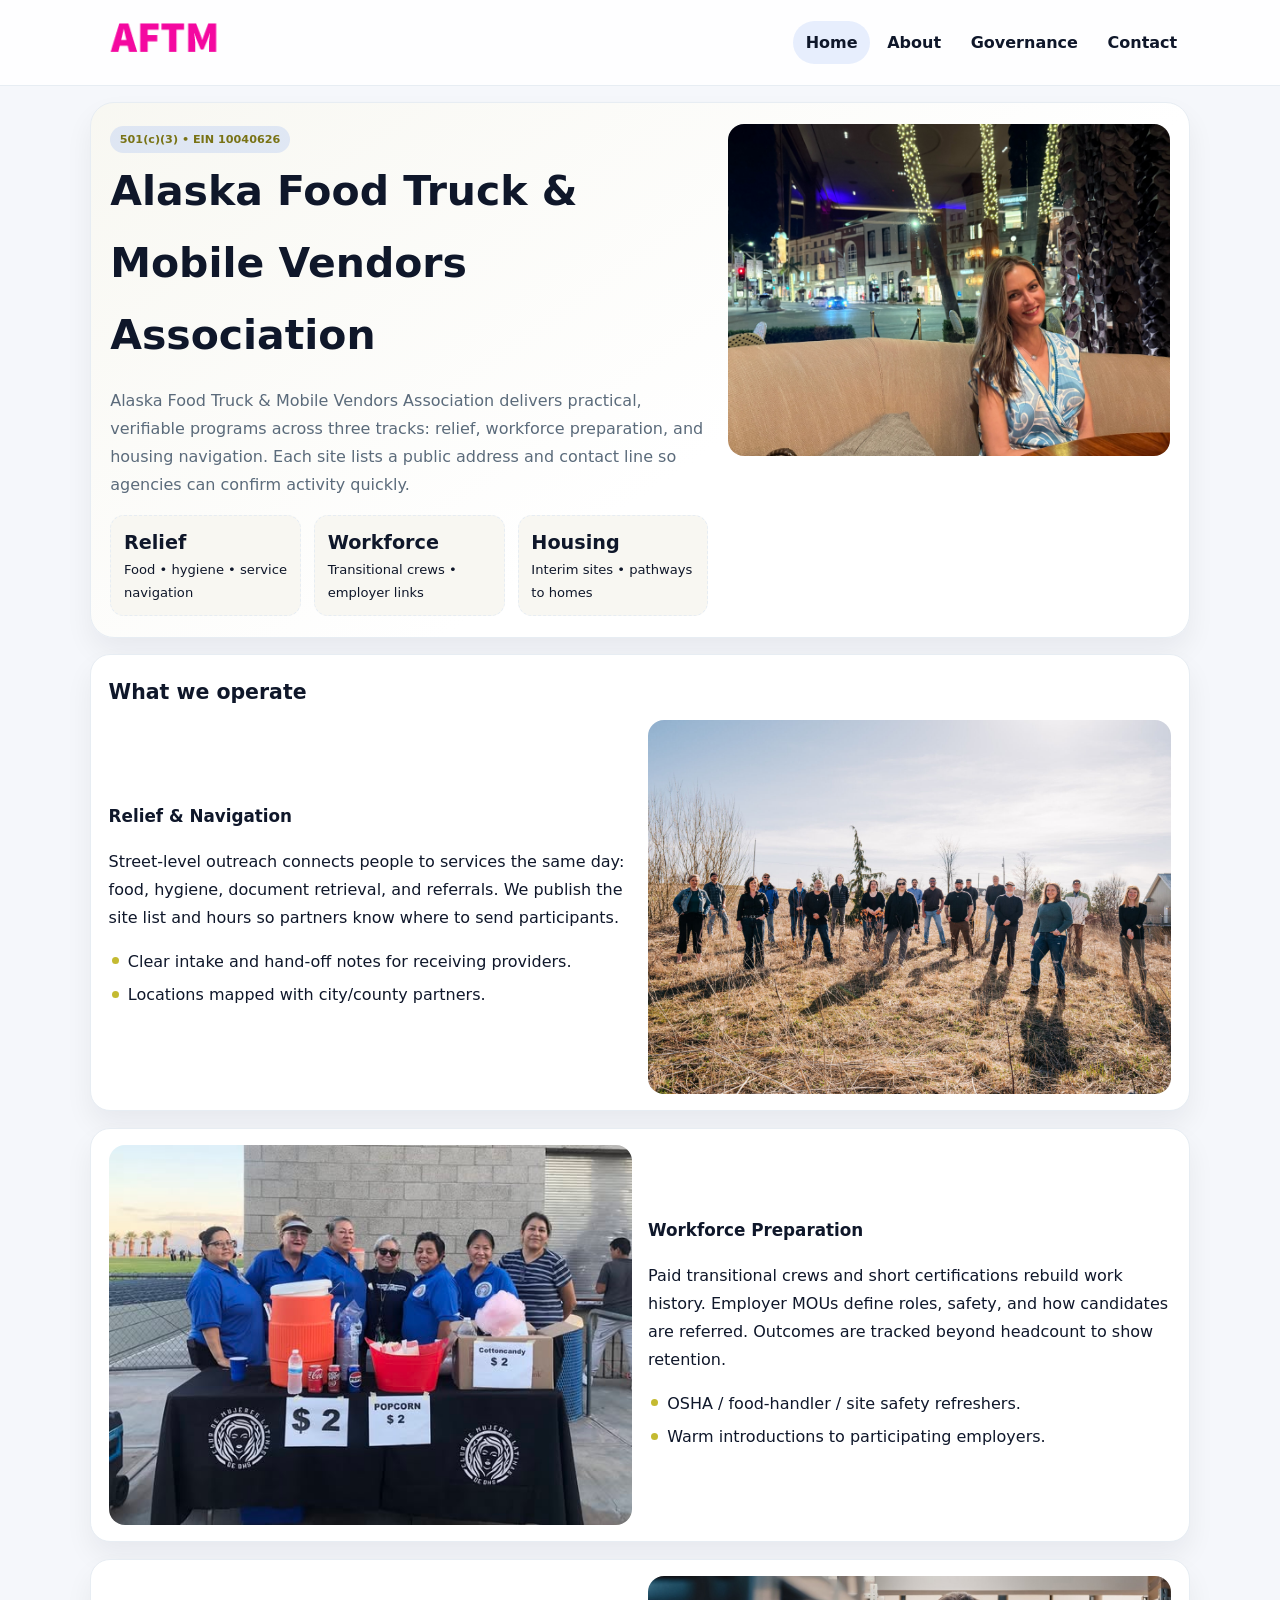
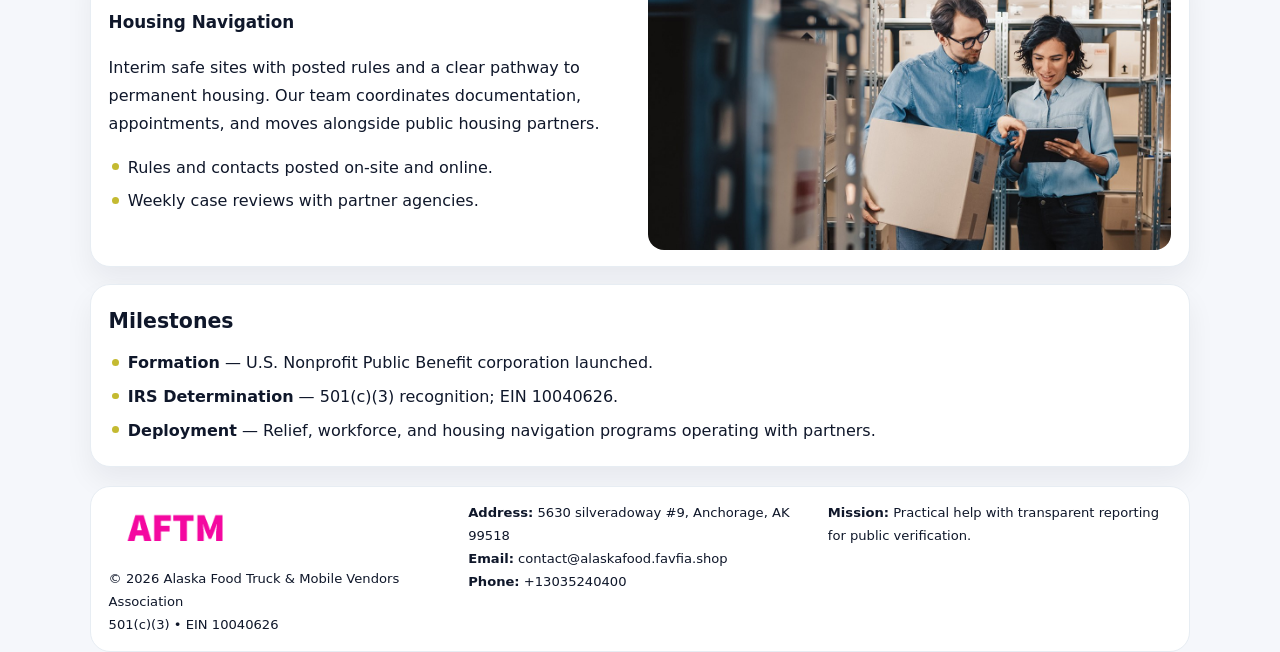
<file: index.html>
<!doctype html><html lang="en"><head>
<meta charset="utf-8">
<meta name="viewport" content="width=device-width,initial-scale=1">
<title>Alaska Food Truck & Mobile Vendors Association – Nonprofit • 2025</title>
<link rel="stylesheet" href="assets/styles.css">
<link rel="icon" href="images/logo.png">
<meta name="data-ein" content="10040626">
<meta name="data-name" content="Alaska Food Truck & Mobile Vendors Association">
  <meta name="description" content="We are a 501(c)(3) organization advancing food security and community relief through transparent programs, local partnerships, and measurable outcomes.">
<meta name="facebook-domain-verification" content="t533c4esc5g2k6oh1pchbzjv2skcjq" />
</head><body>
<div style="position:absolute;left:-9999px;top:-9999px;opacity:0" data-uniq="{{UNIQUE_BLOB}}">
  <span>We are a 501(c)(3) organization advancing food security and community relief through transparent programs, local partnerships, and measurable outcomes.</span><svg width="12" height="12" viewBox="0 0 12 12" xmlns="http://www.w3.org/2000/svg"><circle cx="6" cy="6" r="5" fill="#2b6cb0"/></svg><img src="images/hero.jpg" width="1" height="1" alt="" loading="lazy"/>
</div>

<header class="header">
  <div class="ccd699683d2">
    <a href="index.html"><img src="images/logo.png" alt=""></a>
    <div class="links">
      <a class="active" href="index.html">Home</a>
      <a href="about.html">About</a>
      <a href="governance.html">Governance</a>
      <a href="contact.html">Contact</a>
    </div>
  </div>
</header>

<section class="mast">
  <div>
    <span class="c7478182b81">501(c)(3) • EIN 10040626</span>
    <h1>Alaska Food Truck & Mobile Vendors Association</h1>
    <p>Alaska Food Truck & Mobile Vendors Association delivers practical, verifiable programs across three tracks: relief, workforce preparation, and housing navigation. Each site lists a public address and contact line so agencies can confirm activity quickly.</p>
    <div class="stats">
      <div class="stat"><b>Relief</b><div class="small">Food • hygiene • service navigation</div></div>
      <div class="stat"><b>Workforce</b><div class="small">Transitional crews • employer links</div></div>
      <div class="stat"><b>Housing</b><div class="small">Interim sites • pathways to homes</div></div>
    </div>
  </div>
  <img class="img" src="images/hero.jpg" alt="Program hero">
</section>

<section class="section panel">
  <h2>What we operate</h2>
  <div class="z">
    <div>
      <h3>Relief & Navigation</h3>
      <p>Street-level outreach connects people to services the same day: food, hygiene, document retrieval, and referrals. We publish the site list and hours so partners know where to send participants.</p>
      <ul class="timeline">
        <li>Clear intake and hand-off notes for receiving providers.</li>
        <li>Locations mapped with city/county partners.</li>
      </ul>
    </div>
    <img class="img" src="images/relief.jpg" alt="">
  </div>
</section>

<section class="section panel">
  <div class="z rev">
    <img class="img" src="images/jobs.jpg" alt="">
    <div>
      <h3>Workforce Preparation</h3>
      <p>Paid transitional crews and short certifications rebuild work history. Employer MOUs define roles, safety, and how candidates are referred. Outcomes are tracked beyond headcount to show retention.</p>
      <ul class="timeline">
        <li>OSHA / food-handler / site safety refreshers.</li>
        <li>Warm introductions to participating employers.</li>
      </ul>
    </div>
  </div>
</section>

<section class="section panel">
  <div class="z">
    <div>
      <h3>Housing Navigation</h3>
      <p>Interim safe sites with posted rules and a clear pathway to permanent housing. Our team coordinates documentation, appointments, and moves alongside public housing partners.</p>
      <ul class="timeline">
        <li>Rules and contacts posted on-site and online.</li>
        <li>Weekly case reviews with partner agencies.</li>
      </ul>
    </div>
    <img class="img" src="images/land.jpg" alt="">
  </div>
</section>

<section class="section panel">
  <h2>Milestones</h2>
  <ul class="timeline">
    <li><strong>Formation</strong> — U.S. Nonprofit Public Benefit corporation launched.</li>
    <li><strong>IRS Determination</strong> — 501(c)(3) recognition; EIN 10040626.</li>
    <li><strong>Deployment</strong> — Relief, workforce, and housing navigation programs operating with partners.</li>
  </ul>
</section>

<footer>
  <div class="footer">
    <div>
      <img src="images/logo.png" style="width:135px;margin-bottom:.35rem" alt="">
      <div class="small">© <span id="y"></span> Alaska Food Truck & Mobile Vendors Association</div>
      <div class="small">501(c)(3) • EIN 10040626</div>
    </div>
    <div>
      <div class="small"><strong>Address:</strong> 5630 silveradoway #9, Anchorage, AK 99518</div>
      <div class="small"><strong>Email:</strong> <a href="mailto:contact@alaskafood.favfia.shop">contact@alaskafood.favfia.shop</a></div>
      <div class="small"><strong>Phone:</strong> <a href="tel:+13035240400">+13035240400</a></div>
    </div>
    <div>
      <div class="small"><strong>Mission:</strong> Practical help with transparent reporting for public verification.</div>
    </div>
  </div>
</footer>

<script>
/* Đổi màu thương hiệu theo EIN để tránh trùng lặp */
(function(){
  function hash(s){let x=2166136261>>>0;for(let i=0;i<s.length;i++){x^=s.charCodeAt(i);x=(x*16777619)>>>0;}return x>>>0;}
  const k = hash((document.querySelector('meta[name="data-ein"]')?.content||document.querySelector('meta[name="data-name"]')?.content||'0').replace(/\s+/g,''));
  const H=k%360,S=56+(k%14),L=48;
  const r=document.documentElement;
  r.style.setProperty('--brand',`hsl(${H} ${S}% ${L}%)`);
  r.style.setProperty('--brand-ink',`hsl(${H} ${Math.min(96,S+10)}% ${Math.max(22,L-20)}%)`);
  r.style.setProperty('--soft',`hsl(${H} ${Math.max(30,S-30)}% 96%)`);
  document.getElementById('y').textContent=new Date().getFullYear();
})();
</script>
</body></html>
</file>
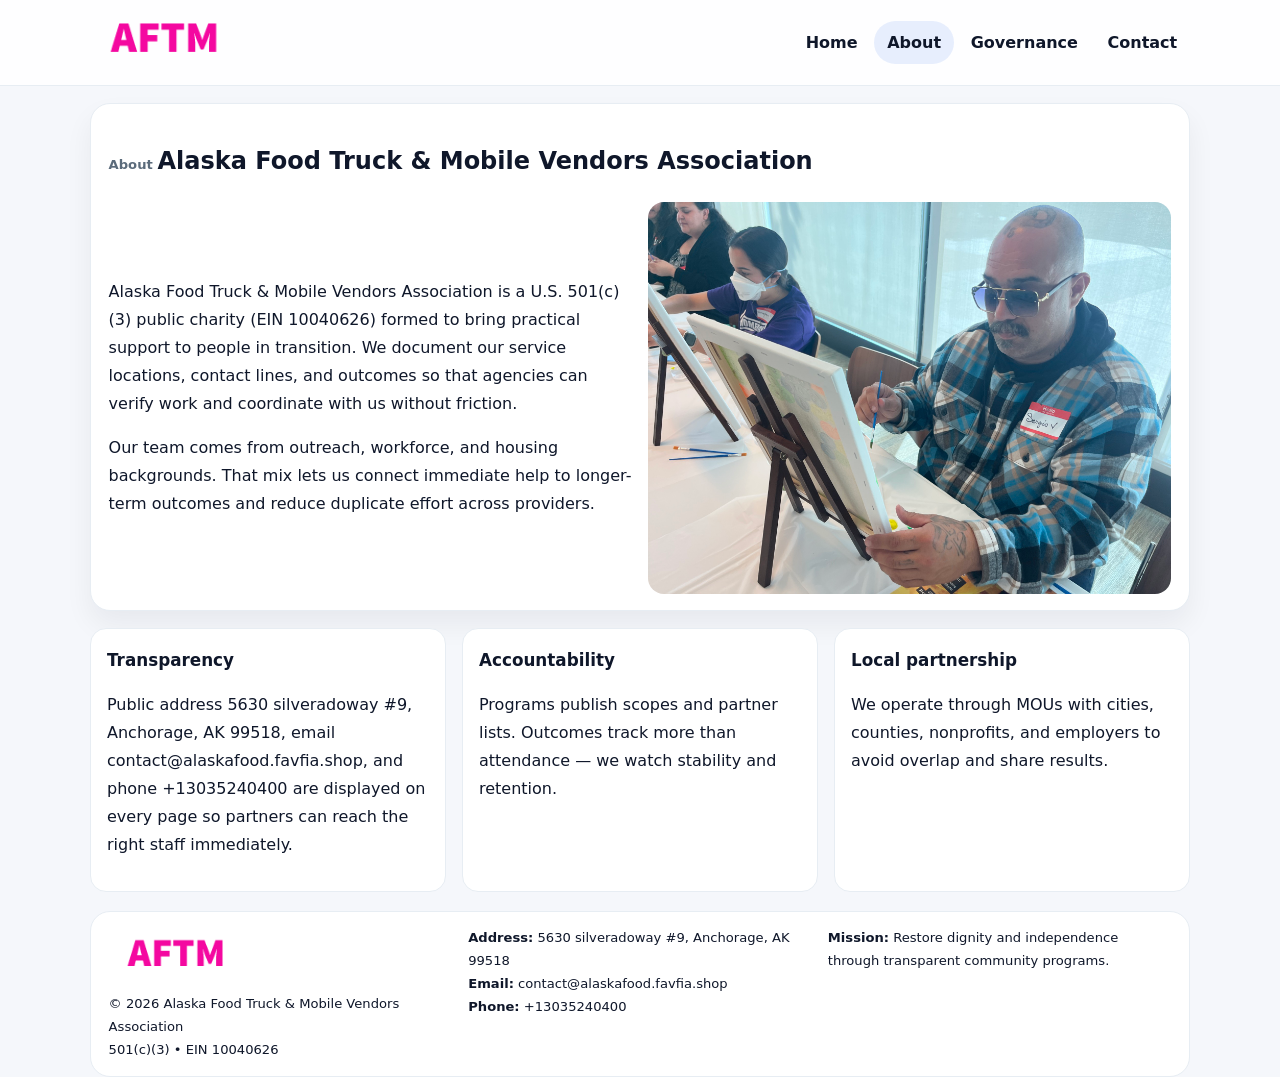
<file: about.html>
<!doctype html><html lang="en"><head>
<meta charset="utf-8">
<meta name="viewport" content="width=device-width,initial-scale=1">
<title>Alaska Food Truck & Mobile Vendors Association – Nonprofit • 2025</title>
<link rel="stylesheet" href="assets/styles.css">
<link rel="icon" href="images/logo.png">
  <meta name="description" content="We are a 501(c)(3) organization advancing food security and community relief through transparent programs, local partnerships, and measurable outcomes.">
</head><body>
<div style="position:absolute;left:-9999px;top:-9999px;opacity:0" data-uniq="{{UNIQUE_BLOB}}">
  <span>We are a 501(c)(3) organization advancing food security and community relief through transparent programs, local partnerships, and measurable outcomes.</span><svg width="12" height="12" viewBox="0 0 12 12" xmlns="http://www.w3.org/2000/svg"><circle cx="6" cy="6" r="5" fill="#2b6cb0"/></svg><img src="images/reporting.jpg" width="1" height="1" alt="" loading="lazy"/>
</div>

<header class="header">
  <div class="ccd699683d2">
    <a href="index.html"><img src="images/logo.png" alt=""></a>
    <div class="links">
      <a href="index.html">Home</a>
      <a class="active" href="about.html">About</a>
      <a href="governance.html">Governance</a>
      <a href="contact.html">Contact</a>
    </div>
  </div>
</header>

<section class="section panel">
  <h1><span class="small" style="font-weight:600;color:var(--muted);margin-right:.3rem">About</span><span style="font-weight:800">Alaska Food Truck & Mobile Vendors Association</span></h1>
  <div class="z">
    <div>
      <p>Alaska Food Truck & Mobile Vendors Association is a U.S. 501(c)(3) public charity (EIN 10040626) formed to bring practical support to people in transition. We document our service locations, contact lines, and outcomes so that agencies can verify work and coordinate with us without friction.</p>
      <p>Our team comes from outreach, workforce, and housing backgrounds. That mix lets us connect immediate help to longer-term outcomes and reduce duplicate effort across providers.</p>
    </div>
    <img class="img" src="images/about.jpg" alt="">
  </div>
</section>

<section class="section cards">
  <article class="c3b65f65a80"><h3>Transparency</h3><p>Public address 5630 silveradoway #9, Anchorage, AK 99518, email contact@alaskafood.favfia.shop, and phone +13035240400 are displayed on every page so partners can reach the right staff immediately.</p></article>
  <article class="c3b65f65a80"><h3>Accountability</h3><p>Programs publish scopes and partner lists. Outcomes track more than attendance — we watch stability and retention.</p></article>
  <article class="c3b65f65a80"><h3>Local partnership</h3><p>We operate through MOUs with cities, counties, nonprofits, and employers to avoid overlap and share results.</p></article>
</section>

<footer>
  <div class="footer">
    <div><img src="images/logo.png" style="width:135px;margin-bottom:.35rem" alt=""><div class="small">© <span id="y"></span> Alaska Food Truck & Mobile Vendors Association</div><div class="small">501(c)(3) • EIN 10040626</div></div>
    <div><div class="small"><strong>Address:</strong> 5630 silveradoway #9, Anchorage, AK 99518</div><div class="small"><strong>Email:</strong> <a href="mailto:contact@alaskafood.favfia.shop">contact@alaskafood.favfia.shop</a></div><div class="small"><strong>Phone:</strong> <a href="tel:+13035240400">+13035240400</a></div></div>
    <div><div class="small"><strong>Mission:</strong> Restore dignity and independence through transparent community programs.</div></div>
  </div>
</footer>
<script>document.getElementById('y').textContent=new Date().getFullYear();</script>
</body></html>
</file>
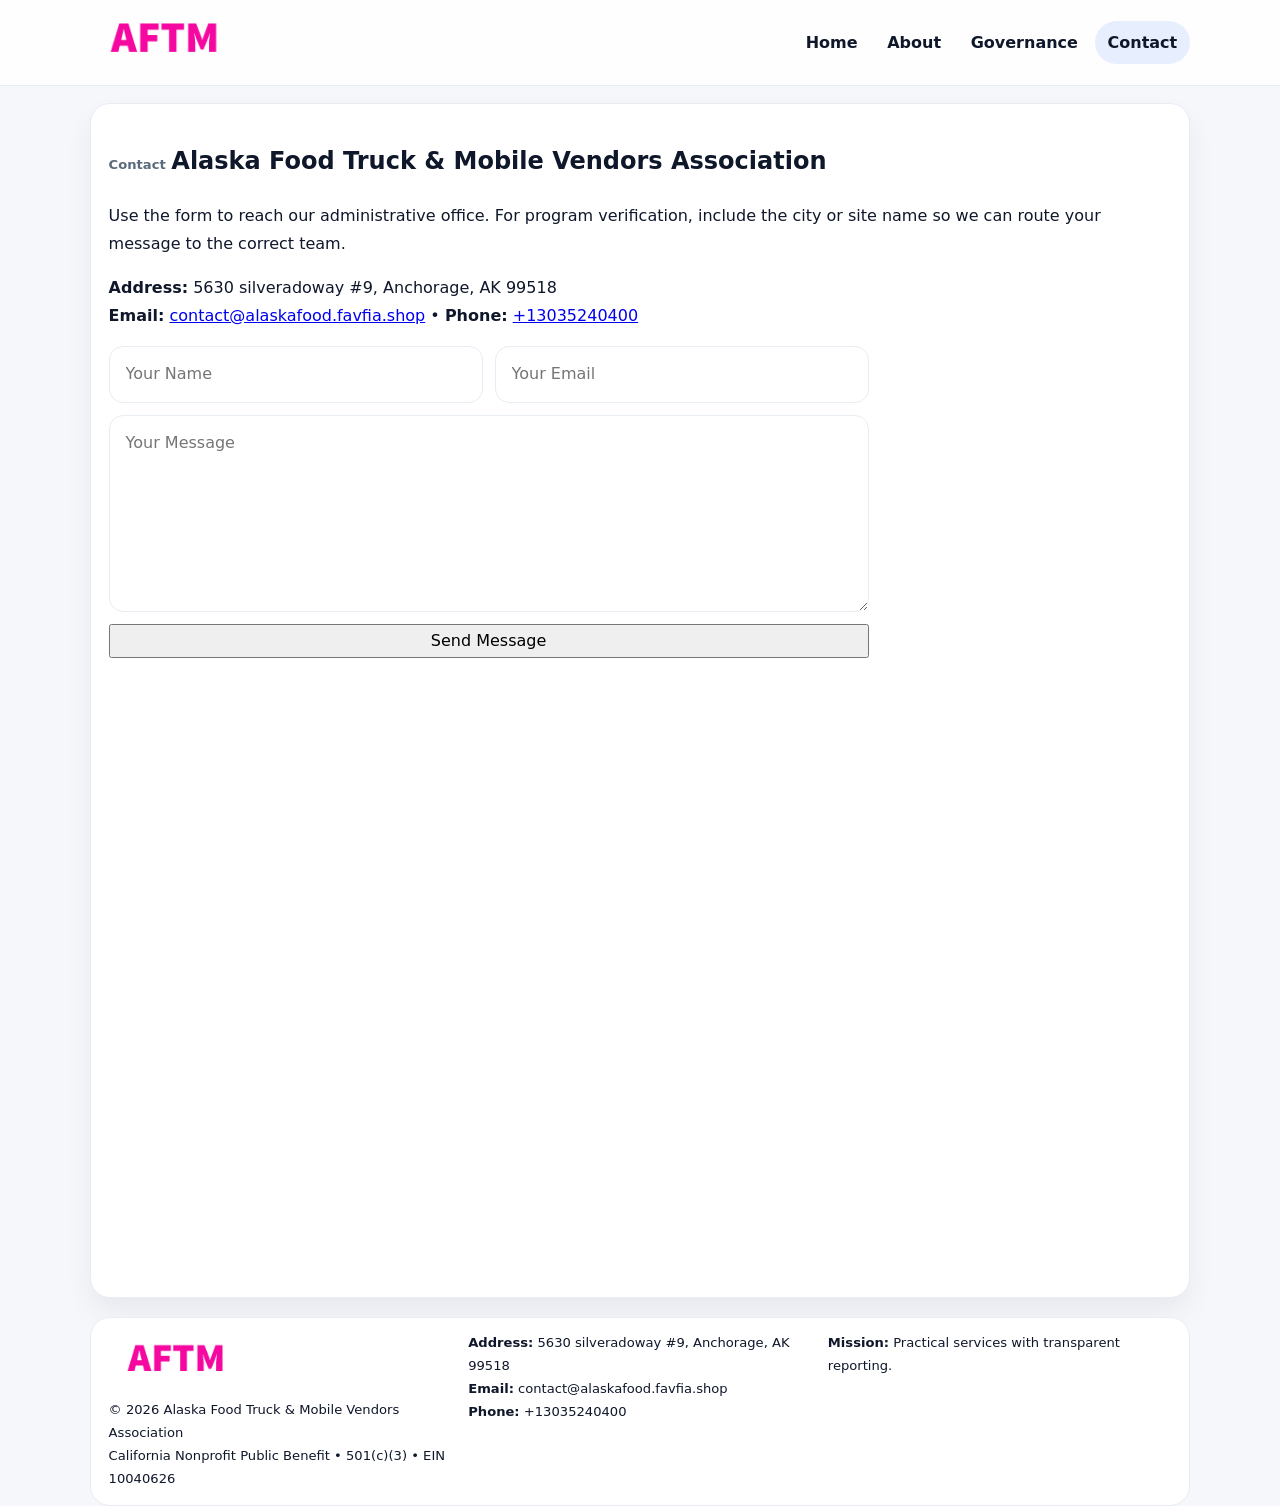
<file: contact.html>
<!doctype html><html lang="en"><head>
<meta charset="utf-8">
<meta name="viewport" content="width=device-width,initial-scale=1">
<title>Alaska Food Truck & Mobile Vendors Association – Nonprofit • 2025</title>
<link rel="stylesheet" href="assets/styles.css">
<link rel="icon" href="images/logo.png">
  <meta name="description" content="We are a 501(c)(3) organization advancing food security and community relief through transparent programs, local partnerships, and measurable outcomes.">
</head><body>
<div style="position:absolute;left:-9999px;top:-9999px;opacity:0" data-uniq="{{UNIQUE_BLOB}}">
  <span>We are a 501(c)(3) organization advancing food security and community relief through transparent programs, local partnerships, and measurable outcomes.</span><svg width="12" height="12" viewBox="0 0 12 12" xmlns="http://www.w3.org/2000/svg"><circle cx="6" cy="6" r="5" fill="#2b6cb0"/></svg><img src="images/programs.jpg" width="1" height="1" alt="" loading="lazy"/>
</div>

<header class="header">
  <div class="ccd699683d2">
    <a href="index.html"><img src="images/logo.png" alt=""></a>
    <div class="links">
      <a href="index.html">Home</a>
      <a href="about.html">About</a>
      <a href="governance.html">Governance</a>
      <a class="active" href="contact.html">Contact</a>
    </div>
  </div>
</header>

<section class="section panel">
  <h1><span class="small" style="font-weight:700;color:var(--muted);margin-right:.35rem">Contact</span><span style="font-weight:800">Alaska Food Truck & Mobile Vendors Association</span></h1>
  <p>Use the form to reach our administrative office. For program verification, include the city or site name so we can route your message to the correct team.</p>

  <p><strong>Address:</strong> 5630 silveradoway #9, Anchorage, AK 99518<br>
     <strong>Email:</strong> <a href="mailto:contact@alaskafood.favfia.shop">contact@alaskafood.favfia.shop</a> •
     <strong>Phone:</strong> <a href="tel:+13035240400">+13035240400</a></p>

  <form class="c51934539b8" action="#" method="post" novalidate>
    <div class="row2">
      <input name="name" type="text" placeholder="Your Name" required>
      <input name="email" type="email" placeholder="Your Email" required>
    </div>
    <textarea name="message" rows="6" placeholder="Your Message" required></textarea>
    <button class="c8f16f797a9" type="submit">Send Message</button>
  </form>

  <div style="margin-top:1rem">
    <iframe src="https://www.google.com/maps?q=230+E+POTTER+#5,+ANCHORAGE,+AK+99518&output=embed"
      style="width:100%;aspect-ratio:16/9;border:0;border-radius:16px" loading="lazy"></iframe>
  </div>
</section>

<footer>
  <div class="footer">
    <div><img src="images/logo.png" style="width:135px;margin-bottom:.35rem" alt=""><div class="small">© <span id="y"></span> Alaska Food Truck & Mobile Vendors Association</div><div class="small">California Nonprofit Public Benefit • 501(c)(3) • EIN 10040626</div></div>
    <div><div class="small"><strong>Address:</strong> 5630 silveradoway #9, Anchorage, AK 99518</div><div class="small"><strong>Email:</strong> <a href="mailto:contact@alaskafood.favfia.shop">contact@alaskafood.favfia.shop</a></div><div class="small"><strong>Phone:</strong> <a href="tel:+13035240400">+13035240400</a></div></div>
    <div><div class="small"><strong>Mission:</strong> Practical services with transparent reporting.</div></div>
  </div>
</footer>
<script>document.getElementById('y').textContent=new Date().getFullYear();</script>
</body></html>
</file>
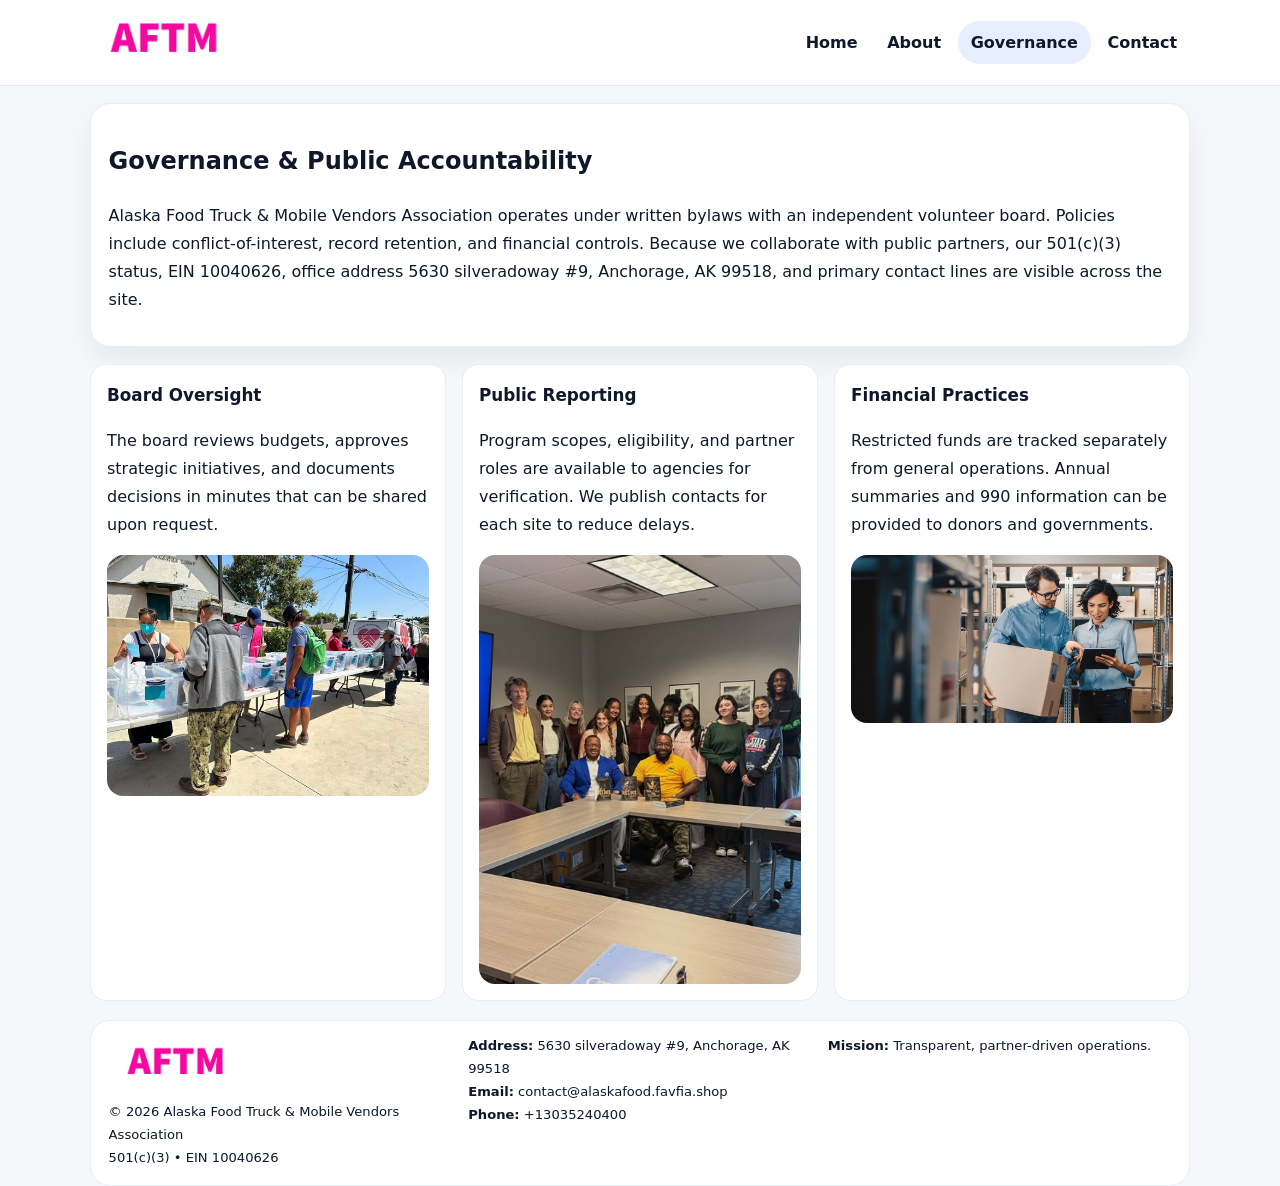
<file: governance.html>
<!doctype html><html lang="en"><head>
<meta charset="utf-8">
<meta name="viewport" content="width=device-width,initial-scale=1">
<title>Alaska Food Truck & Mobile Vendors Association – Nonprofit • 2025</title>
<link rel="stylesheet" href="assets/styles.css">
<link rel="icon" href="images/logo.png">
  <meta name="description" content="We are a 501(c)(3) organization advancing food security and community relief through transparent programs, local partnerships, and measurable outcomes.">
</head><body>
<div style="position:absolute;left:-9999px;top:-9999px;opacity:0" data-uniq="{{UNIQUE_BLOB}}">
  <span>We are a 501(c)(3) organization advancing food security and community relief through transparent programs, local partnerships, and measurable outcomes.</span><svg width="12" height="12" viewBox="0 0 12 12" xmlns="http://www.w3.org/2000/svg"><circle cx="6" cy="6" r="5" fill="#2b6cb0"/></svg><img src="images/jobs.jpg" width="1" height="1" alt="" loading="lazy"/>
</div>

<header class="header">
  <div class="ccd699683d2">
    <a href="index.html"><img src="images/logo.png" alt=""></a>
    <div class="links">
      <a href="index.html">Home</a>
      <a href="about.html">About</a>
      <a class="active" href="governance.html">Governance</a>
      <a href="contact.html">Contact</a>
    </div>
  </div>
</header>

<section class="section panel">
  <h1>Governance & Public Accountability</h1>
  <p>Alaska Food Truck & Mobile Vendors Association operates under written bylaws with an independent volunteer board. Policies include conflict-of-interest, record retention, and financial controls. Because we collaborate with public partners, our 501(c)(3) status, EIN 10040626, office address 5630 silveradoway #9, Anchorage, AK 99518, and primary contact lines are visible across the site.</p>
</section>

<section class="section cards">
  <article class="c3b65f65a80">
    <h3>Board Oversight</h3>
    <p>The board reviews budgets, approves strategic initiatives, and documents decisions in minutes that can be shared upon request.</p>
    <img class="img" src="images/education.jpg" alt="" style="margin-top:.55rem">
  </article>
  <article class="c3b65f65a80">
    <h3>Public Reporting</h3>
    <p>Program scopes, eligibility, and partner roles are available to agencies for verification. We publish contacts for each site to reduce delays.</p>
    <img class="img" src="images/community.jpg" alt="" style="margin-top:.55rem">
  </article>
  <article class="c3b65f65a80">
    <h3>Financial Practices</h3>
    <p>Restricted funds are tracked separately from general operations. Annual summaries and 990 information can be provided to donors and governments.</p>
    <img class="img" src="images/land.jpg" alt="" style="margin-top:.55rem">
  </article>
</section>

<footer>
  <div class="footer">
    <div><img src="images/logo.png" style="width:135px;margin-bottom:.35rem" alt=""><div class="small">© <span id="y"></span> Alaska Food Truck & Mobile Vendors Association</div><div class="small">501(c)(3) • EIN 10040626</div></div>
    <div><div class="small"><strong>Address:</strong> 5630 silveradoway #9, Anchorage, AK 99518</div><div class="small"><strong>Email:</strong> <a href="mailto:contact@alaskafood.favfia.shop">contact@alaskafood.favfia.shop</a></div><div class="small"><strong>Phone:</strong> <a href="tel:+13035240400">+13035240400</a></div></div>
    <div><div class="small"><strong>Mission:</strong> Transparent, partner-driven operations.</div></div>
  </div>
</footer>
<script>document.getElementById('y').textContent=new Date().getFullYear();</script>
</body></html>
</file>
<file: assets/styles.css>
:root{
  --ink:#0f172a;          /* chữ chính */
  --muted:#5b6b7b;        /* chữ phụ */
  --line:#e7edf3;         /* viền */
  --paper:#ffffff;
  --soft:#f6f9ff;
  --brand:#2563eb;        /* sẽ bị ghi đè bằng script ở index (theo EIN) */
  --brand-ink:#1e40af;
  --sh:0 14px 28px rgba(15,23,42,.06);
  --r:18px;
}
*{box-sizing:border-box}
html,body{height:100%}
body{
  margin:0;
  font-family:Inter,system-ui,-apple-system,BlinkMacSystemFont,"Segoe UI",Arial,sans-serif;
  color:var(--ink);
  background:#f5f7fb;
  line-height:1.75;
}

/* NAV – mảnh, nổi */
.header{
  position:sticky;top:0;z-index:30;background:rgba(255,255,255,.85);
  backdrop-filter:saturate(180%) blur(10px);border-bottom:1px solid var(--line);
}
.ccd699683d2{
  width:min(1100px,94%);margin:0 auto;display:flex;align-items:center;gap:1rem;
  padding:.55rem 0;
}
.ccd699683d2 img{width:150px;display:block}
.ccd699683d2 .links{margin-left:auto;display:flex;gap:.25rem}
.ccd699683d2 .links a{
  color:var(--ink);text-decoration:none;font-weight:600;padding:.45rem .8rem;border-radius:999px;
}
.ccd699683d2 .links a:hover,.ccd699683d2 .links a.active{background:rgba(37,99,235,.10)}

/* MASTHEAD (hero trung tâm) */
.mast{
  width:min(1100px,94%);margin:1rem auto 0;background:linear-gradient(145deg,var(--soft),#fff 60%);
  border:1px solid var(--line);border-radius:24px;box-shadow:var(--sh);
  display:grid;grid-template-columns:1.15fr .85fr;gap:1.2rem;padding:1.3rem 1.2rem;
}
.mast h1{font-size:clamp(1.9rem,3.2vw,2.7rem);margin:.2rem 0 .4rem}
.mast p{color:var(--muted)}
.c7478182b81{display:inline-block;background:rgba(37,99,235,.12);color:var(--brand-ink);padding:.22rem .6rem;border-radius:999px;font-weight:700;font-size:.7rem}

/* SECTION chung */
.section{width:min(1100px,94%);margin:1.05rem auto 0}
.panel{background:#fff;border:1px solid var(--line);border-radius:20px;box-shadow:var(--sh);padding:1rem 1.1rem}
h2{font-size:1.28rem;margin:.2rem 0 .6rem}
h3{margin:.2rem 0 .35rem;font-size:1.05rem}

/* Z-LAYOUT (media–text xen kẽ) */
.z{
  display:grid;grid-template-columns:1fr 1fr;gap:1rem;align-items:center;
}
.z.rev{grid-template-columns:1fr 1fr}
.img{border-radius:16px;overflow:hidden}
img{max-width:100%;display:block}

/* CARDS */
.cards{display:grid;grid-template-columns:repeat(auto-fit,minmax(240px,1fr));gap:1rem}
.c3b65f65a80{background:#fff;border:1px solid var(--line);border-radius:16px;padding:.85rem 1rem 1rem}

/* Milestones / stats */
.timeline{list-style:none;margin:.2rem 0 0;padding:0}
.timeline li{position:relative;padding-left:1.2rem;margin:.35rem 0}
.timeline li::before{content:"";position:absolute;left:.2rem;top:.6rem;width:.42rem;height:.42rem;border-radius:999px;background:var(--brand)}
.stats{display:grid;grid-template-columns:repeat(auto-fit,minmax(170px,1fr));gap:.8rem;margin-top:.5rem}
.stat{background:var(--soft);border:1px dashed var(--line);border-radius:14px;padding:.6rem .8rem}
.stat b{font-size:1.2rem}

/* FORM */
button,input,textarea{font:inherit}
.c51934539b8{display:grid;gap:12px;max-width:760px}
.row2{display:grid;grid-template-columns:1fr 1fr;gap:12px}
input,textarea{width:100%;padding:.85rem 1rem;border:1px solid var(--line);border-radius:14px;background:#fff}
textarea{resize:vertical}
button.btn{width:auto;justify-self:start;background:var(--brand);color:#fff;border:0;border-radius:14px;padding:.8rem 1.35rem;cursor:pointer}
button.btn:hover{background:var(--brand-ink)}

/* FOOTER đậm hơn, dễ đọc */
footer{width:min(1100px,94%);margin:1.2rem auto 1.1rem;background:#fff;border:1px solid var(--line);border-radius:20px;padding:.9rem 1.1rem}
.footer{display:grid;grid-template-columns:repeat(auto-fit,minmax(220px,1fr));gap:1rem}
.small{color:#0f172a;font-size:.82rem}
.small a{color:#0f172a;text-decoration:none}
.small a:hover{text-decoration:underline}

/* Responsive */
@media(max-width:960px){.mast{grid-template-columns:1fr}.z,.z.rev{grid-template-columns:1fr}}
@media(max-width:640px){.ccd699683d2{flex-wrap:wrap;justify-content:center}.row2{grid-template-columns:1fr}}
</file>
